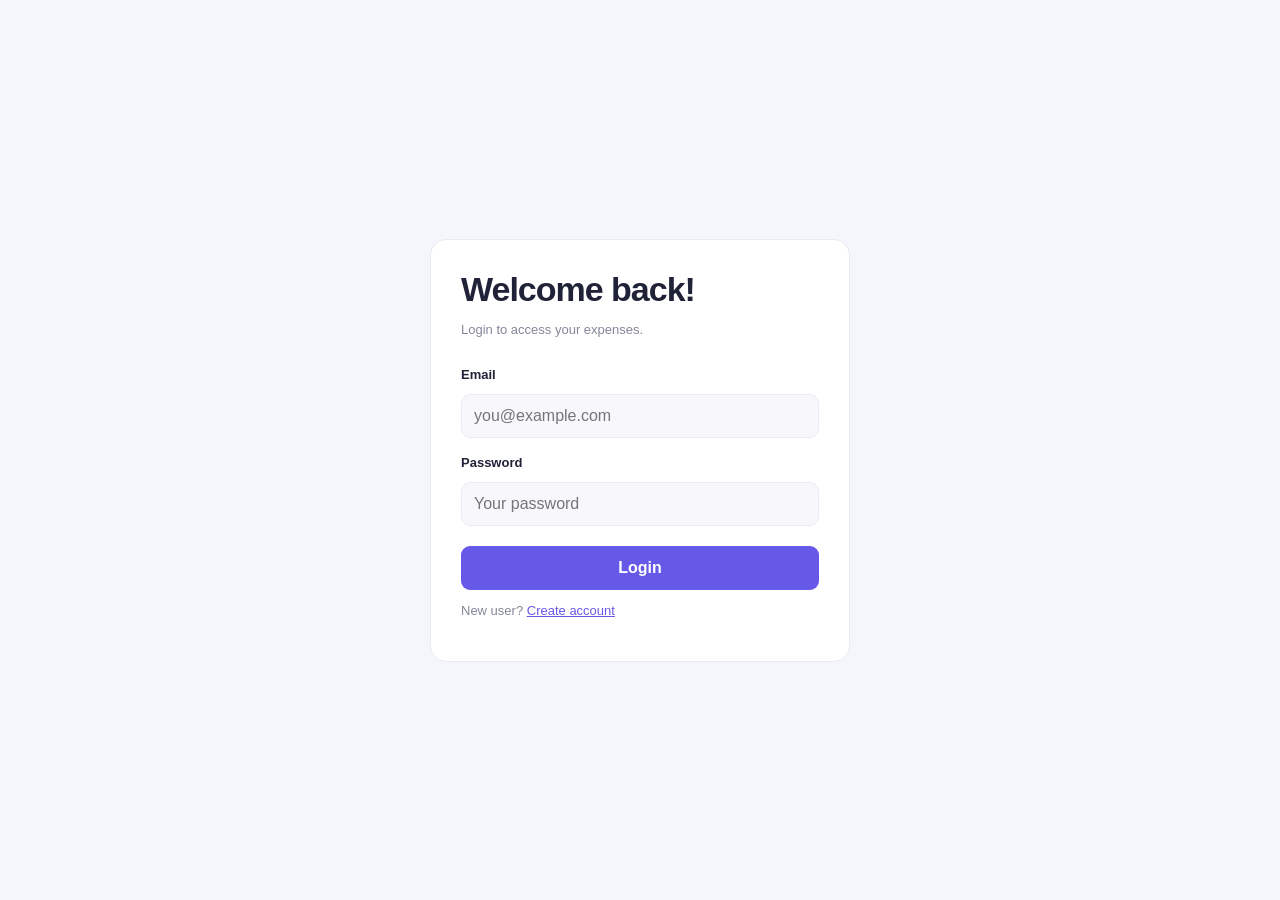
<file: frontend/index.html>
<!DOCTYPE html>
<html lang="en">
<head>
  <meta charset="UTF-8">
  <meta name="viewport" content="width=device-width, initial-scale=1.0">
  <title>Spendly — Expense Tracker</title>
  <link rel="stylesheet" href="style.css">
</head>
<body>
<div class="topbar-actions">
    <button id="themeToggle" class="theme-toggle">
        <span id="themeIcon">☾</span>
        <span id="themeLabel">Dark mode</span>
    </button>

    <button id="logoutBtn" class="theme-toggle" type="button">
        🚪 Logout
    </button>
</div>
  <div class="app">
    <aside class="sidebar">
      <a class="brand" href="#">
        <span class="brand-icon">S</span>
        <span>spendly<span class="dot">.</span></span>
      </a>

      <p class="nav-label">WORKSPACE</p>
      <a href="#dashboard" class="nav-item active">▦ <span>Dashboard</span></a>
      <a href="#expenses" class="nav-item">↗ <span>Expenses</span></a>

      <div class="sidebar-bottom">
        <div class="tip">
          <span>✦ Smart tip</span>
          <p>Small savings today can make a big difference tomorrow.</p>
        </div>
        <p class="muted">PERSONAL FINANCE</p>
      </div>
    </aside>

    <main class="main" id="dashboard">
      <header class="topbar">
        <div>
          <p class="eyebrow">YOUR MONEY, YOUR CONTROL</p>
          <h1>Dashboard</h1>
          <p class="muted">Track your spending, one day at a time.</p>
        </div>
      </header>

      <section class="welcome">
        <div>
          <p class="welcome-label">YOUR FINANCES AT A GLANCE</p>
          <h2>Spend smarter. Live better.</h2>
          <p>Every expense tells a story. Make yours count.</p>
        </div>
        <div class="welcome-symbol">₹</div>
      </section>

      <section class="stats">
        <article class="stat-card">
          <div class="stat-top">
            <span class="stat-label">Total spent</span>
            <span class="stat-icon purple">₹</span>
          </div>
          <h2 id="total">₹0.00</h2>
          <p class="muted">Across all recorded expenses</p>
        </article>

        <article class="stat-card">
          <div class="stat-top">
            <span class="stat-label">Transactions</span>
            <span class="stat-icon blue">↗</span>
          </div>
          <h2 id="count">0</h2>
          <p class="muted">Expenses recorded</p>
        </article>

        <article class="stat-card">
          <div class="stat-top">
            <span class="stat-label">Top category</span>
            <span class="stat-icon orange">◈</span>
          </div>
          <h2 id="topCategory">—</h2>
          <p class="muted">Based on total spending</p>
        </article>
      </section>

      <section class="content-grid">
        <article class="panel form-panel">
          <div class="panel-heading">
            <div>
              <h2>Add expense</h2>
              <p class="muted">Record where your money goes.</p>
            </div>
            <span class="heading-icon">＋</span>
          </div>

          <form id="expenseForm">
            <label for="title">Expense name</label>
            <input id="title" placeholder="e.g. Groceries" required maxlength="100">

            <div class="field-row">
              <div>
                <label for="amount">Amount (₹)</label>
                <input id="amount" type="number" min="0.01"
                       step="0.01" placeholder="0.00" required>
              </div>
              <div>
                <label for="category">Category</label>
                <select id="category" required>
                  <option value="">Choose</option>
                  <option>Food</option>
                  <option>Travel</option>
                  <option>Shopping</option>
                  <option>Education</option>
                  <option>Vegetable</option>
                  <option>Bills</option>
                  <option>Health</option>
                  <option>Other</option>
                </select>
              </div>
            </div>

            <label for="description">Description <span class="optional">Optional</span></label>
            <textarea id="description" rows="3"
                      placeholder="Add a note..."></textarea>

            <button class="primary-btn" id="submitBtn" type="submit">
              + Add expense
            </button>
            <p id="message" role="status" aria-live="polite"></p>
          </form>
        </article>

        <article class="panel expenses-panel" id="expenses">
          <div class="panel-heading">
            <div>
              <h2>Recent expenses</h2>
              <p class="muted">Your latest transactions.</p>
            </div>
            <button class="refresh-btn" id="refreshBtn" type="button"
                    title="Refresh expenses">↻</button>
          </div>

          <div id="expenseList" class="expense-list">
            <p class="muted">Loading expenses...</p>
          </div>
        </article>
      </section>

      <footer>Spendly · Simple finances, clearer decisions.</footer>
    </main>
  </div>

  <script src="script.js"></script>
</body>
</html>
</file>
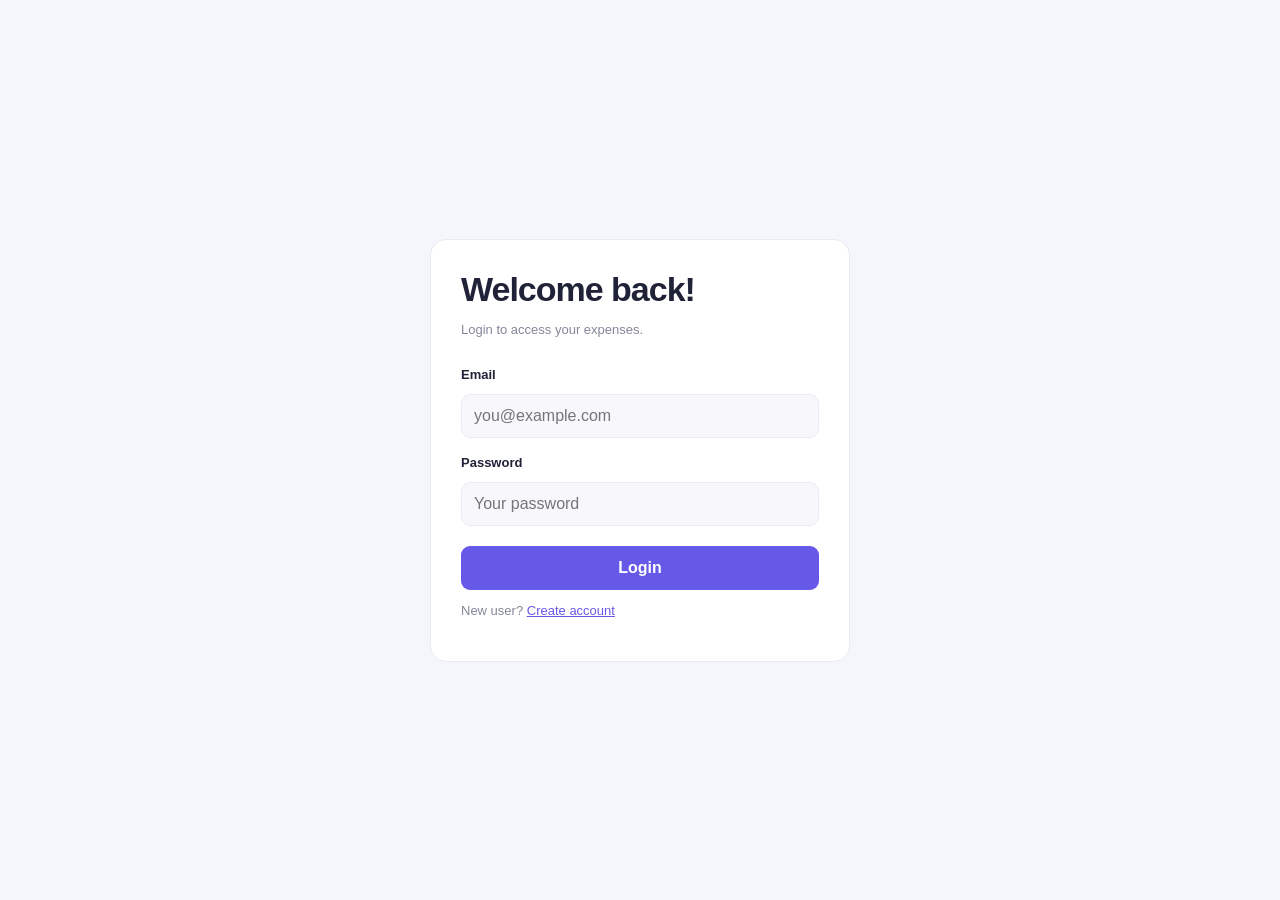
<file: frontend/login.html>
<!DOCTYPE html>
<html lang="en">
<head>
  <meta charset="UTF-8">
  <meta name="viewport" content="width=device-width, initial-scale=1.0">
  <title>Login - Spendly</title>
  <link rel="stylesheet" href="style.css">
</head>
<body>
  <div class="auth-container">
    <div class="auth-card">
      <h1>Welcome back!</h1>
      <p class="muted">Login to access your expenses.</p>

      <form id="loginForm">
        <label>Email</label>
        <input id="email" type="email" required
               placeholder="you@example.com">

        <label>Password</label>
        <input id="password" type="password" required
               placeholder="Your password">

        <button class="primary-btn" type="submit">
          Login
        </button>

        <p id="message" role="status"></p>
      </form>

      <p class="muted">
        New user?
        <a href="register.html">Create account</a>
      </p>
    </div>
  </div>

  <script src="auth.js"></script>
</body>
</html>
</file>
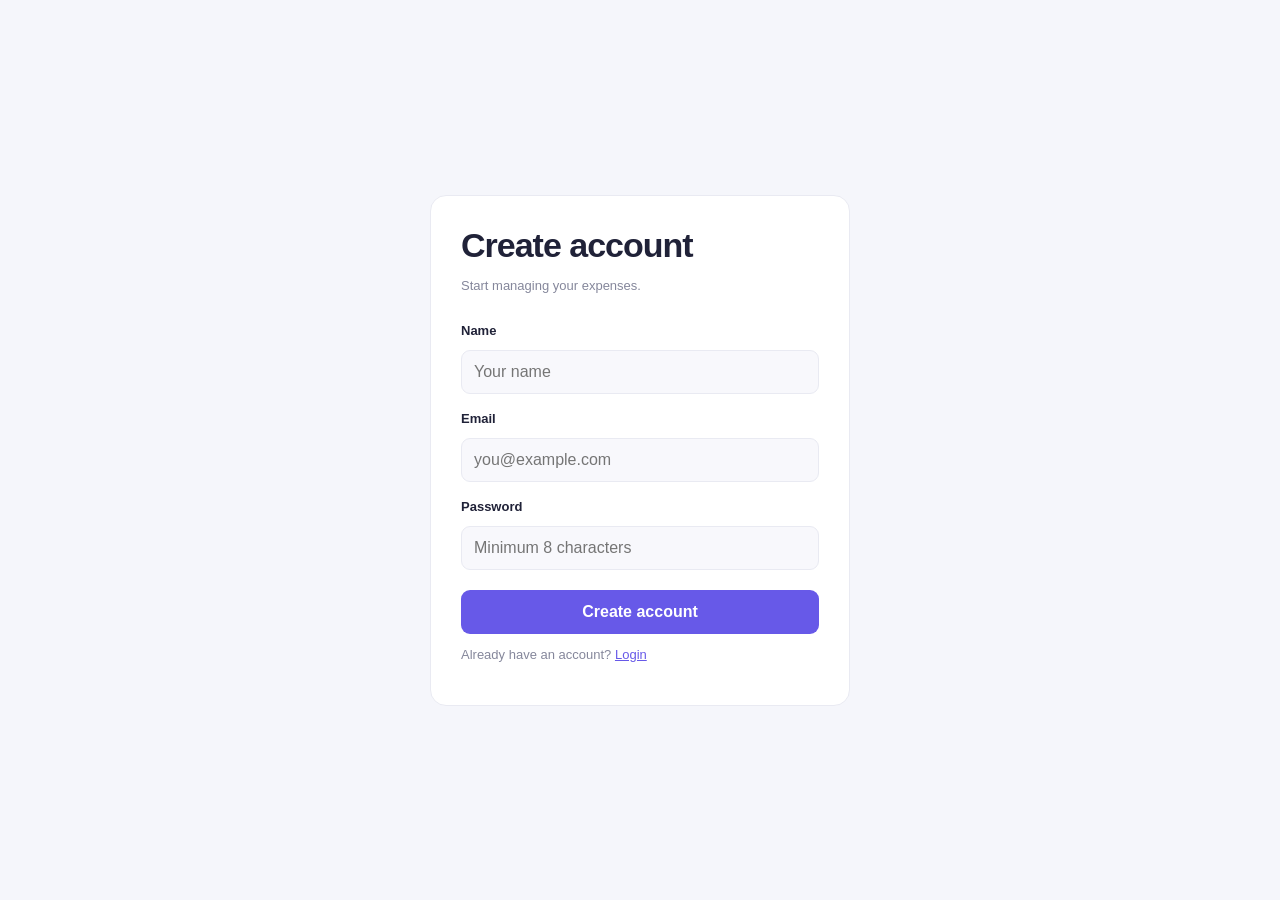
<file: frontend/register.html>
<!DOCTYPE html>
<html lang="en">
<head>
  <meta charset="UTF-8">
  <meta name="viewport" content="width=device-width, initial-scale=1.0">
  <title>Register - Spendly</title>
  <link rel="stylesheet" href="style.css">
</head>
<body>
  <div class="auth-container">
    <div class="auth-card">
      <h1>Create account</h1>
      <p class="muted">Start managing your expenses.</p>

      <form id="registerForm">
        <label>Name</label>
        <input id="name" required minlength="2"
               placeholder="Your name">

        <label>Email</label>
        <input id="email" type="email" required
               placeholder="you@example.com">

        <label>Password</label>
        <input id="password" type="password"
               minlength="8" required
               placeholder="Minimum 8 characters">

        <button class="primary-btn" type="submit">
          Create account
        </button>

        <p id="message" role="status"></p>
      </form>

      <p class="muted">
        Already have an account?
        <a href="login.html">Login</a>
      </p>
    </div>
  </div>

  <script src="auth.js"></script>
</body>
</html>
</file>
<file: frontend/style.css>
:root {
  color-scheme: light;
  --bg: #f5f6fb;
  --surface: #ffffff;
  --surface-soft: #f8f8fc;
  --text: #202238;
  --muted: #85879b;
  --border: #e9eaf2;
  --primary: #6759e8;
  --primary-hover: #5547d4;
  --accent-bg: #eeebff;
  --shadow: 0 8px 30px #25264a08;
}

body.dark {
  color-scheme: dark;
  --bg: #13141b;
  --surface: #1c1d27;
  --surface-soft: #242530;
  --text: #f0f0fa;
  --muted: #a0a1b6;
  --border: #343541;
  --primary: #968aff;
  --primary-hover: #b0a7ff;
  --accent-bg: #302b4e;
  --shadow: 0 8px 30px #00000015;
}

* {
  box-sizing: border-box;
}

html {
  scroll-behavior: smooth;
}

body {
  margin: 0;
  font-family: Inter, "Segoe UI", Arial, sans-serif;
  background: var(--bg);
  color: var(--text);
  transition: background .2s, color .2s;
}

button, input, select, textarea {
  font: inherit;
}

button {
  cursor: pointer;
}

.app {
  min-height: 100vh;
}

.sidebar {
  position: fixed;
  inset: 0 auto 0 0;
  width: 230px;
  padding: 30px 18px;
  background: var(--surface);
  border-right: 1px solid var(--border);
  display: flex;
  flex-direction: column;
  z-index: 2;
}

.brand {
  display: flex;
  align-items: center;
  gap: 10px;
  padding: 0 8px;
  margin-bottom: 52px;
  color: var(--text);
  text-decoration: none;
  font-size: 23px;
  font-weight: 800;
  letter-spacing: -1px;
}

.brand-icon {
  display: grid;
  place-items: center;
  width: 36px;
  height: 36px;
  color: white;
  background: #6759e8;
  border-radius: 11px;
  letter-spacing: 0;
}

.dot {
  color: var(--primary);
}

.nav-label, .eyebrow, .welcome-label {
  font-size: 10px;
  font-weight: 800;
  letter-spacing: 1.5px;
}

.nav-label {
  color: var(--muted);
  padding: 0 10px;
  margin-bottom: 14px;
}

.nav-item {
  display: flex;
  align-items: center;
  gap: 12px;
  padding: 13px 14px;
  margin-bottom: 8px;
  border-radius: 10px;
  text-decoration: none;
  color: var(--muted);
  font-size: 14px;
  font-weight: 600;
}

.nav-item.active, .nav-item:hover {
  background: var(--accent-bg);
  color: var(--primary);
}

.sidebar-bottom {
  margin-top: auto;
}

.tip {
  padding: 16px;
  margin-bottom: 25px;
  border: 1px solid var(--border);
  border-radius: 12px;
  background: var(--surface-soft);
}

.tip span {
  color: var(--primary);
  font-size: 12px;
  font-weight: 700;
}

.tip p {
  font-size: 12px;
  line-height: 1.7;
  color: var(--muted);
  margin-bottom: 0;
}

.sidebar-bottom > .muted {
  text-align: center;
  font-size: 9px;
  letter-spacing: 1px;
}

.main {
  max-width: 1600px;
  margin-left: 230px;
  padding: 35px clamp(20px, 4vw, 55px);
}

.topbar {
  display: flex;
  justify-content: space-between;
  align-items: center;
  gap: 20px;
  margin-bottom: 28px;
}

.eyebrow {
  color: var(--primary);
  margin: 0 0 9px;
}

h1 {
  font-size: clamp(26px, 3vw, 34px);
  margin: 0 0 7px;
  letter-spacing: -1px;
}

.muted {
  color: var(--muted);
  font-size: 13px;
}

.topbar .muted {
  margin: 0;
}

.theme-toggle, .refresh-btn {
  border: 1px solid var(--border);
  background: var(--surface);
  color: var(--text);
  border-radius: 10px;
}

.theme-toggle {
  display: flex;
  align-items: center;
  gap: 9px;
  padding: 11px 15px;
  font-size: 13px;
  font-weight: 600;
  white-space: nowrap;
}

.theme-toggle:hover, .refresh-btn:hover {
  border-color: var(--primary);
}

.welcome {
  display: flex;
  justify-content: space-between;
  align-items: center;
  gap: 15px;
  padding: 27px 30px;
  border-radius: 17px;
  color: white;
  background: linear-gradient(115deg, #6759e8, #8874f1);
  overflow: hidden;
}

.welcome-label {
  opacity: .8;
  margin: 0 0 10px;
}

.welcome h2 {
  font-size: clamp(20px, 2.5vw, 27px);
  margin: 0 0 8px;
}

.welcome p:last-child {
  margin: 0;
  font-size: 13px;
  opacity: .85;
}

.welcome-symbol {
  width: 83px;
  height: 83px;
  flex-shrink: 0;
  display: grid;
  place-items: center;
  border: 1px solid #ffffff55;
  border-radius: 25px;
  background: #ffffff19;
  font-size: 46px;
  font-weight: 700;
  transform: rotate(7deg);
}

.stats {
  display: grid;
  grid-template-columns: repeat(3, minmax(0, 1fr));
  gap: 17px;
  margin: 24px 0;
}

.stat-card, .panel {
  background: var(--surface);
  border: 1px solid var(--border);
  border-radius: 15px;
  box-shadow: var(--shadow);
}

.stat-card {
  padding: 21px;
  min-width: 0;
}

.stat-top {
  display: flex;
  justify-content: space-between;
  align-items: center;
  gap: 8px;
}

.stat-label {
  font-size: 13px;
  color: var(--muted);
}

.stat-icon {
  display: grid;
  place-items: center;
  width: 35px;
  height: 35px;
  border-radius: 11px;
  font-weight: 800;
}

.purple { color: #6759e8; background: #eeebff; }
.blue { color: #2674d9; background: #e5f1ff; }
.orange { color: #d97706; background: #fff0dc; }

.stat-card h2 {
  font-size: clamp(20px, 2.4vw, 28px);
  margin: 16px 0 5px;
  overflow-wrap: anywhere;
}

.stat-card .muted {
  margin: 0;
  line-height: 1.5;
}

.content-grid {
  display: grid;
  grid-template-columns: minmax(270px, .85fr) minmax(0, 1.4fr);
  gap: 20px;
  align-items: start;
}

.panel {
  padding: 24px;
  min-width: 0;
}

.panel-heading {
  display: flex;
  justify-content: space-between;
  align-items: center;
  gap: 12px;
  margin-bottom: 24px;
}

.panel-heading h2 {
  font-size: 18px;
  margin: 0 0 7px;
}

.panel-heading .muted {
  margin: 0;
  line-height: 1.5;
}

.heading-icon {
  display: grid;
  place-items: center;
  background: var(--accent-bg);
  color: var(--primary);
  width: 36px;
  height: 36px;
  border-radius: 11px;
  font-size: 22px;
}

form {
  display: grid;
  gap: 10px;
}

form label {
  font-size: 12px;
  font-weight: 700;
  margin-top: 5px;
}

.optional {
  font-weight: 400;
  color: var(--muted);
}

input, select, textarea {
  width: 100%;
  min-width: 0;
  color: var(--text);
  background: var(--surface-soft);
  border: 1px solid var(--border);
  border-radius: 9px;
  padding: 12px;
  outline: none;
}

input:focus, select:focus, textarea:focus {
  border-color: var(--primary);
  box-shadow: 0 0 0 3px var(--accent-bg);
}

textarea {
  resize: vertical;
}

.field-row {
  display: grid;
  grid-template-columns: 1fr 1fr;
  gap: 12px;
}

.field-row > div {
  display: grid;
  gap: 10px;
  min-width: 0;
}

.primary-btn {
  border: 0;
  border-radius: 9px;
  padding: 13px;
  margin-top: 8px;
  background: var(--primary);
  color: white;
  font-weight: 700;
  transition: opacity .2s;
}

.primary-btn:hover {
  background: var(--primary-hover);
}

.primary-btn:disabled {
  opacity: .6;
  cursor: wait;
}

#message {
  margin: 0;
  font-size: 12px;
  line-height: 1.5;
  overflow-wrap: anywhere;
}

#message:empty {
  display: none;
}

.refresh-btn {
  width: 36px;
  height: 36px;
  font-size: 21px;
}

.expense-list {
  display: grid;
  gap: 11px;
}

.expense-row {
  display: flex;
  justify-content: space-between;
  align-items: center;
  gap: 12px;
  padding: 15px;
  border: 1px solid var(--border);
  background: var(--surface-soft);
  border-radius: 12px;
  min-width: 0;
}

.expense-details {
  min-width: 0;
}

.expense-title {
  margin: 0 0 6px;
  font-size: 14px;
  overflow-wrap: anywhere;
}

.expense-meta {
  color: var(--muted);
  font-size: 12px;
  margin: 0;
  line-height: 1.6;
  overflow-wrap: anywhere;
}

.expense-right {
  display: flex;
  align-items: center;
  gap: 10px;
  flex-shrink: 0;
}

.expense-amount {
  font-size: 14px;
  font-weight: 800;
  white-space: nowrap;
}

.category-pill {
  display: inline-block;
  color: var(--primary);
  background: var(--accent-bg);
  border-radius: 6px;
  padding: 4px 7px;
  margin-top: 7px;
  font-size: 10px;
  font-weight: 700;
}

.delete-btn {
  border: 1px solid var(--border);
  background: var(--surface);
  color: #dc5252;
  padding: 7px 9px;
  border-radius: 7px;
  font-size: 11px;
}

.delete-btn:hover {
  background: #fee2e2;
  color: #991b1b;
}

.empty-state {
  text-align: center;
  padding: 35px 10px;
  color: var(--muted);
  font-size: 13px;
}

footer {
  color: var(--muted);
  text-align: center;
  font-size: 11px;
  margin-top: 30px;
  padding-bottom: 10px;
}

@media (max-width: 1050px) {
  .sidebar {
    width: 190px;
  }

  .main {
    margin-left: 190px;
    padding: 28px 22px;
  }

  .content-grid {
    grid-template-columns: 1fr;
  }
}

@media (max-width: 650px) {
  .sidebar {
    position: static;
    width: 100%;
    height: auto;
    padding: 14px 18px;
    border-right: 0;
    border-bottom: 1px solid var(--border);
  }

  .brand {
    margin-bottom: 13px;
  }

  .nav-label, .sidebar-bottom {
    display: none;
  }

  .sidebar .nav-item {
    display: inline-flex;
    margin: 0 5px 0 0;
    padding: 9px 11px;
  }

  .main {
    margin-left: 0;
    padding: 24px 15px;
  }

  .topbar {
    align-items: flex-start;
  }

  .theme-toggle {
    padding: 10px;
    font-size: 12px;
  }

  .welcome {
    padding: 22px 18px;
  }

  .welcome-symbol {
    width: 52px;
    height: 52px;
    border-radius: 15px;
    font-size: 30px;
  }

  .stats {
    grid-template-columns: 1fr;
    gap: 12px;
  }

  .stat-card {
    padding: 17px;
  }

  .stat-card h2 {
    margin-top: 10px;
  }

  .panel {
    padding: 17px;
  }

  .field-row {
    grid-template-columns: 1fr;
  }

  .expense-row {
    align-items: flex-start;
  }

  .expense-right {
    flex-direction: column;
    align-items: flex-end;
  }
}
.auth-container {
  min-height: 100vh;
  display: grid;
  place-items: center;
  padding: 20px;
}

.auth-card {
  width: 100%;
  max-width: 420px;
  background: var(--surface);
  border: 1px solid var(--border);
  border-radius: 16px;
  padding: 30px;
}

.auth-card h1 {
  margin-bottom: 8px;
}

.auth-card form {
  margin-top: 25px;
  display: grid;
  gap: 12px;
}

.auth-card label {
  font-size: 13px;
  font-weight: 600;
}

.auth-card a {
  color: var(--primary);
}

.topbar-actions {
    position: fixed;
    top: 18px;
    right: 20px;
    display: flex;
    align-items: center;
    justify-content: flex-end;
    gap: 10px;
    flex-wrap: wrap;
    z-index: 30;
}

#themeToggle,
#logoutBtn {
    display: inline-flex;
    align-items: center;
    justify-content: center;
    gap: 8px;
    min-height: 42px;
    padding: 10px 14px;
    font-weight: 600;
    white-space: nowrap;
}

#logoutBtn {
    min-width: 110px;
    border-color: rgba(220, 82, 82, 0.45);
    color: #f5c5c5;
    background: rgba(220, 82, 82, 0.08);
}

#logoutBtn:hover {
    color: #ffb8b8;
    border-color: #dc5252;
    background: rgba(220, 82, 82, 0.14);
}
</file>
